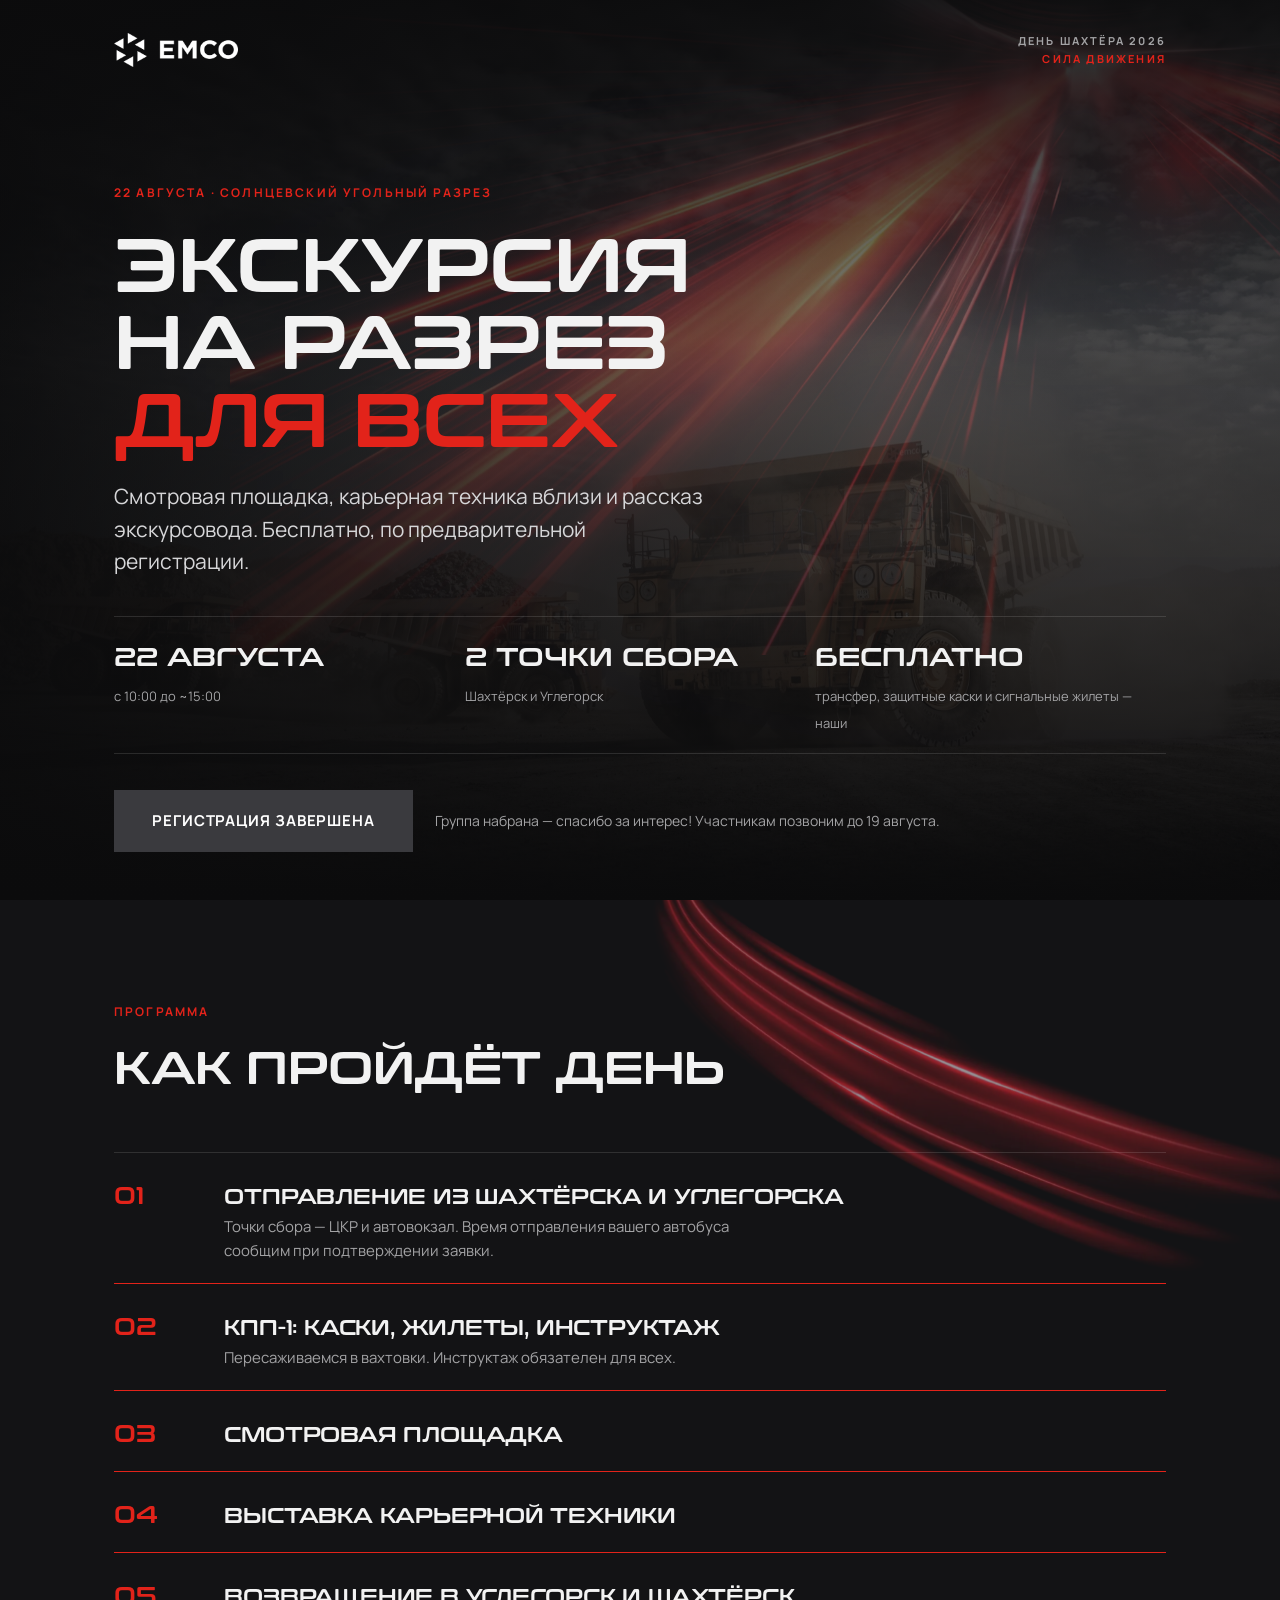
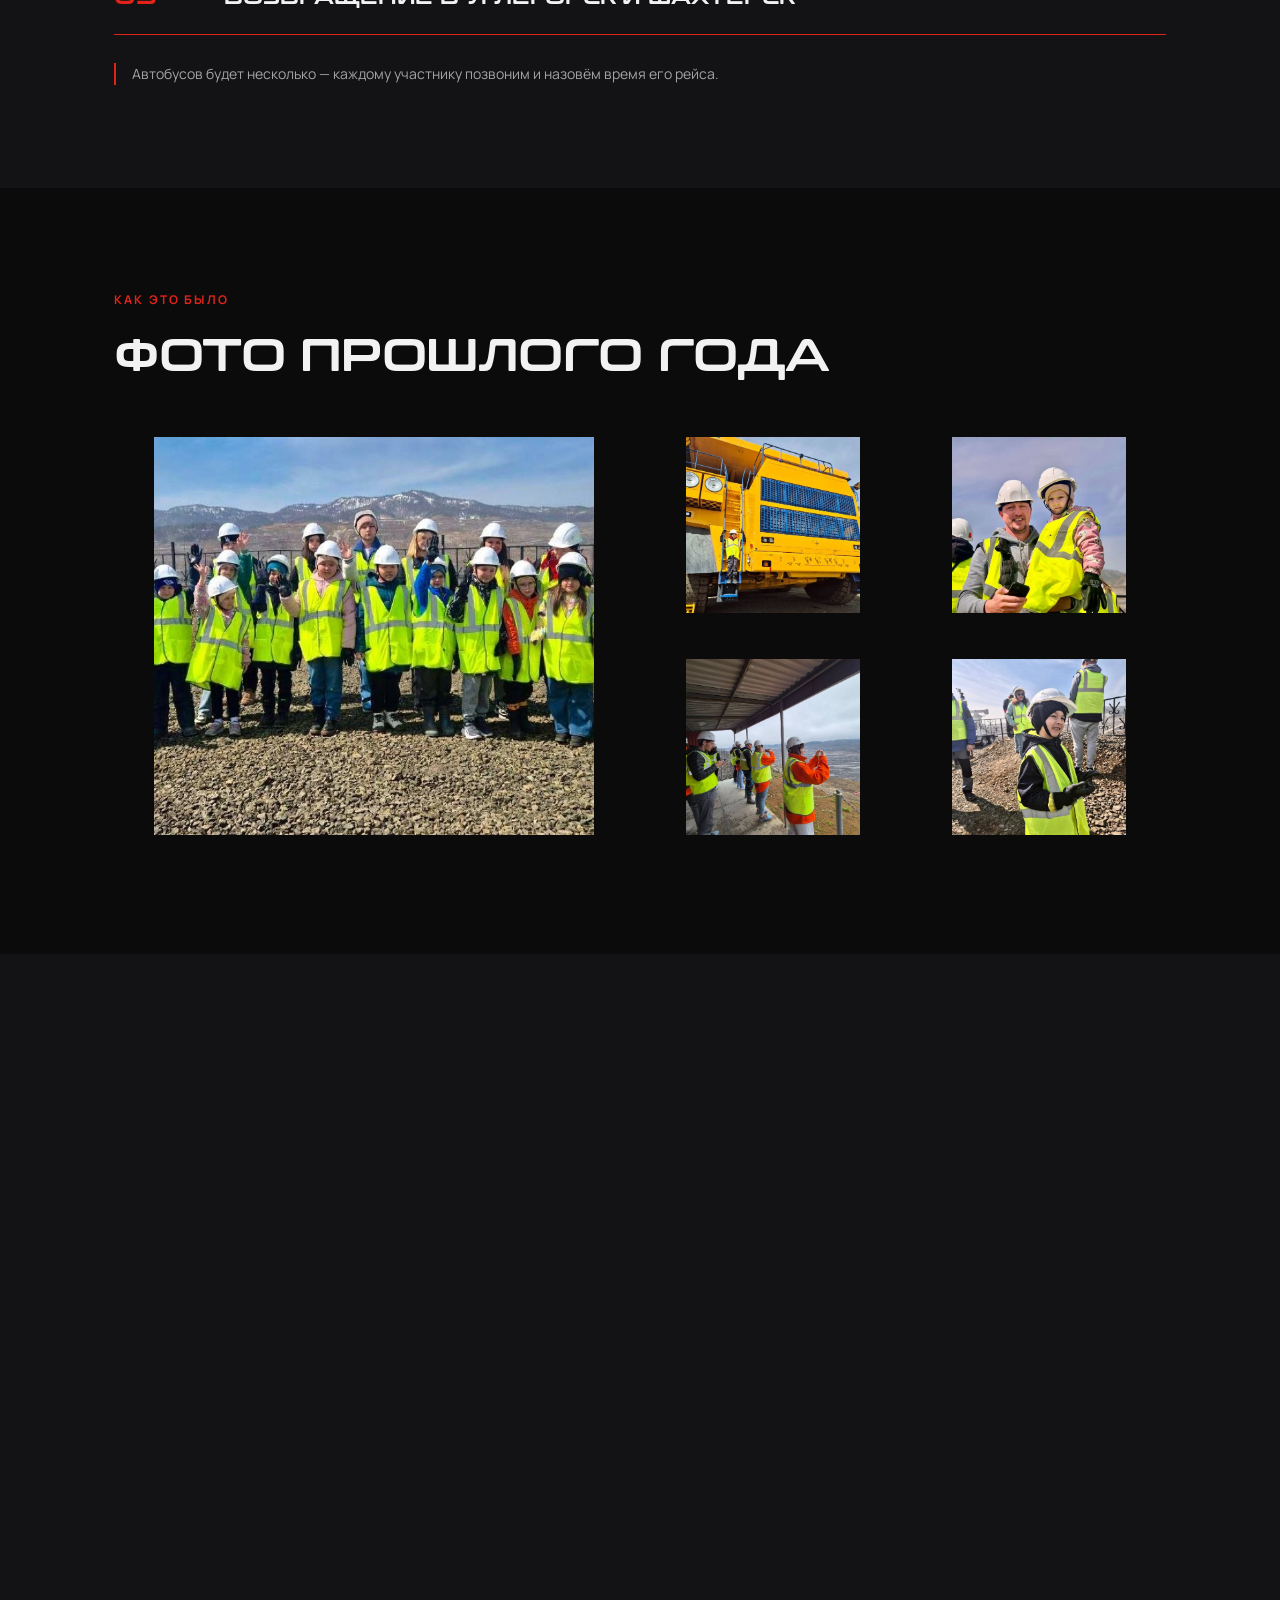
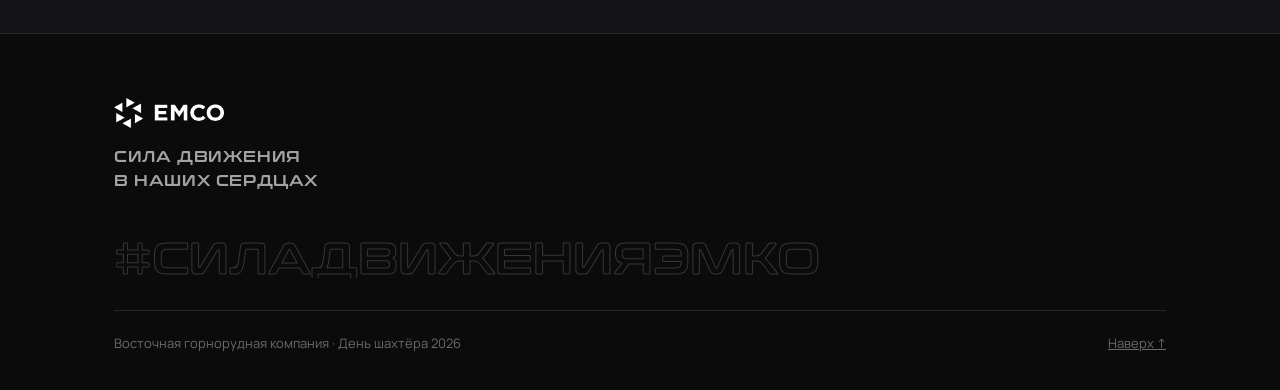
<file: index.html>
<!DOCTYPE html>
<html lang="ru">
<head>
<meta charset="utf-8">
<meta name="viewport" content="width=device-width, initial-scale=1">
<title>Экскурсия на Солнцевский угольный разрез · День шахтёра 2026</title>
<meta name="description" content="22 августа 2026 — экскурсия на Солнцевский угольный разрез. Смотровая площадка, карьерная техника, трансфер из Шахтёрска и Углегорска. Бесплатно, по регистрации.">
<meta property="og:title" content="Экскурсия на Солнцевский угольный разрез · 22 августа">
<meta property="og:description" content="Смотровая площадка, карьерная техника вблизи, трансфер из Шахтёрска и Углегорска. Бесплатно, по регистрации до 14 августа.">
<meta property="og:type" content="website">
<meta property="og:url" content="https://mepahub-spec.github.io/den-shahtera-2026/">
<meta property="og:image" content="https://mepahub-spec.github.io/den-shahtera-2026/img/og.jpg">
<meta property="og:image:width" content="1200">
<meta property="og:image:height" content="630">
<meta name="twitter:card" content="summary_large_image">
<meta name="twitter:image" content="https://mepahub-spec.github.io/den-shahtera-2026/img/og.jpg">
<link rel="stylesheet" href="styles.css">
</head>
<body>

<!-- ============================================================
     БЛОК 1 · ОБЛОЖКА
     ============================================================ -->
<section class="hero" id="hero">
  <div class="hero__bg">
    <img class="hero__photo" src="img/hero.jpg" alt="Карьерные самосвалы на Солнцевском угольном разрезе">
    <img class="hero__rays" src="img/rays.webp" alt="" aria-hidden="true">
    <div class="hero__veil"></div>
  </div>

  <div class="wrap hero__top">
    <img class="hero__logo" src="img/emco-white.png" alt="EMCO">
    <div class="hero__tag">День шахтёра 2026<br><span>Сила движения</span></div>
  </div>

  <div class="wrap hero__body">
    <p class="eyebrow">22 августа · Солнцевский угольный разрез</p>

    <h1 class="h1 hero__title">Экскурсия<br>на разрез<em>для всех</em></h1>

    <p class="lead hero__lead">
      Смотровая площадка, карьерная техника вблизи и рассказ экскурсовода.
      Бесплатно, по предварительной регистрации.
    </p>

    <ul class="hero__facts">
      <li><b>22 августа</b><span>с 10:00 до ~15:00</span></li>
      <li><b>2 точки сбора</b><span>Шахтёрск и Углегорск</span></li>
      <li><b>Бесплатно</b><span>трансфер, защитные каски и сигнальные жилеты — наши</span></li>
    </ul>

    <div class="hero__cta">
      <span class="btn" style="background:#3A3A3E;cursor:default">Регистрация завершена</span>
      <p class="hero__deadline">Группа набрана — спасибо за интерес! Участникам позвоним до 19 августа.</p>
    </div>
  </div>
</section>


<!-- ============================================================
     БЛОК 2 · ПРОГРАММА ДНЯ
     ============================================================ -->
<section class="program" id="program">
  <img class="program__arc" src="img/arc.webp" alt="" aria-hidden="true">
  <div class="wrap">
    <div class="program__head reveal">
      <p class="eyebrow">Программа</p>
      <h2 class="h2">Как пройдёт день</h2>
    </div>

    <ol class="timeline">
      <li class="reveal">
        <div class="tl__time">01</div>
        <div>
          <h3 class="h3 tl__title">Отправление из Шахтёрска и Углегорска</h3>
          <p class="tl__text">Точки сбора — ЦКР и автовокзал. Время отправления вашего автобуса сообщим при подтверждении заявки.</p>
        </div>
      </li>
      <li class="reveal">
        <div class="tl__time">02</div>
        <div>
          <h3 class="h3 tl__title">КПП-1: каски, жилеты, инструктаж</h3>
          <p class="tl__text">Пересаживаемся в вахтовки. Инструктаж обязателен для всех.</p>
        </div>
      </li>
      <li class="reveal">
        <div class="tl__time">03</div>
        <div><h3 class="h3 tl__title">Смотровая площадка</h3></div>
      </li>
      <li class="reveal">
        <div class="tl__time">04</div>
        <div><h3 class="h3 tl__title">Выставка карьерной техники</h3></div>
      </li>
      <li class="reveal">
        <div class="tl__time">05</div>
        <div><h3 class="h3 tl__title">Возвращение в Углегорск и Шахтёрск</h3></div>
      </li>
    </ol>

    <p class="program__note">
      Автобусов будет несколько — каждому участнику позвоним и назовём время его рейса.
    </p>
  </div>
</section>


<!-- ============================================================
     БЛОК 3 · ФОТОГАЛЕРЕЯ
     ============================================================ -->
<section class="gallery" id="gallery">
  <div class="wrap">
    <div class="gallery__head reveal">
      <div>
        <p class="eyebrow">Как это было</p>
        <h2 class="h2">Фото прошлого года</h2>
      </div>
    </div>

    <div class="gallery__grid reveal">
      <figure class="shot shot--wide shot--tall">
        <img src="img/tour4.jpg" alt="Группа участников экскурсии на смотровой площадке" loading="lazy">
      </figure>
      <figure class="shot">
        <img src="img/tour2.jpg" alt="Карьерный самосвал вблизи" loading="lazy">
      </figure>
      <figure class="shot">
        <img src="img/tour1.jpg" alt="Участники экскурсии в касках и жилетах" loading="lazy">
      </figure>
      <figure class="shot">
        <img src="img/tour6.jpg" alt="Вид на разрез со смотровой площадки" loading="lazy">
      </figure>
      <figure class="shot">
        <img src="img/tour3.jpg" alt="Юный участник экскурсии" loading="lazy">
      </figure>
    </div>
  </div>
</section>


<!-- ============================================================
     БЛОК 4 · РЕГИСТРАЦИЯ
     Форма на странице; ответы уходят в Google Форму
     (идентификаторы entry.* привязаны к её полям).
     ============================================================ -->
<section class="signup" id="form">
  <div class="wrap">
    <div class="signup__grid">
      <div class="signup__intro reveal">
        <p class="eyebrow eyebrow--muted">Регистрация</p>
        <h2 class="h2">Спасибо за интерес!</h2>
        <p class="signup__lead">Места разобрали за несколько дней. Экскурсии на производство ВГК проводит регулярно — следите за анонсами новых наборов.</p>

        <ul class="notes">
          <li>Каску и жилет выдадим на месте.</li>
          <li>Обувь закрытая, одежда по погоде.</li>
          <li>Дети от 7 лет — только со взрослыми.</li>
          <li>Без подтверждения от организаторов место не считается забронированным.</li>
        </ul>
      </div>

      <div class="form reveal">
        <div class="form__done" style="display:block">
          <h3 class="h3">Регистрация завершена</h3>
          <p>Набрано максимальное количество участников. Все, кто успел подать заявку, получат звонок от организаторов не позднее чем за три дня до экскурсии.</p>
        </div>
      </div>
    </div>
  </div>
</section>


<!-- ============================================================
     БЛОК 5 · ФУТЕР
     ============================================================ -->
<footer class="footer">
  <div class="wrap">
    <div class="footer__grid">
      <div>
        <img class="footer__logo" src="img/emco-white.png" alt="EMCO">
        <div class="footer__slogan">Сила движения<br>в наших сердцах</div>
      </div>
    </div>

    <div class="footer__hash">#силадвиженияэмко</div>

    <div class="footer__legal">
      <span>Восточная горнорудная компания · День шахтёра 2026</span>
      <a href="#hero">Наверх ↑</a>
    </div>
  </div>
</footer>

<script>
/* Появление блоков при скролле */
(function () {
  var items = document.querySelectorAll('.reveal, .timeline li');
  if (!('IntersectionObserver' in window)) {
    items.forEach(function (el) { el.classList.add('is-in'); });
    return;
  }
  var io = new IntersectionObserver(function (entries) {
    entries.forEach(function (e) {
      if (e.isIntersecting) { e.target.classList.add('is-in'); io.unobserve(e.target); }
    });
  }, { threshold: 0.15, rootMargin: '0px 0px -60px 0px' });
  items.forEach(function (el) { io.observe(el); });
})();

/* Маска телефона */
(function () {
  var input = document.getElementById('f-phone');
  if (!input) return;
  input.addEventListener('input', function () {
    var d = input.value.replace(/\D/g, '');
    if (d[0] === '8') d = '7' + d.slice(1);
    if (d[0] !== '7') d = '7' + d;
    d = d.slice(0, 11);
    var out = '+7';
    if (d.length > 1) out += ' (' + d.slice(1, 4);
    if (d.length >= 5) out += ') ' + d.slice(4, 7);
    if (d.length >= 8) out += '-' + d.slice(7, 9);
    if (d.length >= 10) out += '-' + d.slice(9, 11);
    input.value = out;
  });
})();

/* Отправка в Google Форму */
(function () {
  var FORM_URL = 'https://docs.google.com/forms/d/e/1FAIpQLSc6e-o9f6hhncDjBz7xTAcuXvLlw13xvuxNiCKjzCxCUWMzfA/formResponse';
  var form = document.getElementById('signupForm');
  if (!form) return;
  form.addEventListener('submit', function (e) {
    e.preventDefault();
    if (!form.checkValidity()) { form.reportValidity(); return; }
    var btn = document.getElementById('f-submit');
    btn.disabled = true;
    fetch(FORM_URL, { method: 'POST', mode: 'no-cors', body: new FormData(form) })
      .then(function () {
        form.classList.add('is-sent');
        form.scrollIntoView({ behavior: 'smooth', block: 'center' });
      })
      .catch(function () {
        btn.disabled = false;
        alert('Не получилось отправить заявку. Проверьте интернет и попробуйте ещё раз.');
      });
  });
})();
</script>

</body>
</html>
</file>
<file: styles.css>
/* ============================================================
   ЭКСКУРСИЯ НА СОЛНЦЕВСКИЙ УГОЛЬНЫЙ РАЗРЕЗ · ДЕНЬ ШАХТЁРА 2026
   Фирменный стиль EMCO + айдентика «Сила движения»

   ПЕРЕНОС В TILDA:
   весь этот файл целиком вставить в
   Настройки сайта → Ещё → HTML-код для вставки внутрь HEAD,
   обернув в теги <style> ... </style>.
   Шрифты предварительно загрузить в Настройки сайта → Шрифты,
   либо оставить пути ./fonts/ и залить папку через FTP.
   ============================================================ */

/* ---------- ШРИФТЫ ---------- */
@font-face {
  font-family: 'Conthrax';
  src: url('fonts/Conthrax-SemiBold.woff2') format('woff2');
  font-weight: 600;
  font-display: swap;
}
@font-face {
  font-family: 'Manrope';
  src: url('fonts/Manrope-Regular.woff2') format('woff2');
  font-weight: 400;
  font-display: swap;
}
@font-face {
  font-family: 'Manrope';
  src: url('fonts/Manrope-SemiBold.woff2') format('woff2');
  font-weight: 600;
  font-display: swap;
}
@font-face {
  font-family: 'Manrope';
  src: url('fonts/Manrope-Bold.woff2') format('woff2');
  font-weight: 700;
  font-display: swap;
}

/* ---------- ПЕРЕМЕННЫЕ ---------- */
:root {
  --red: #E2231A;
  --red-dim: #B01A13;
  --black: #0B0B0C;
  --black-2: #131315;
  --black-3: #1D1D1B;
  --line: rgba(255, 255, 255, .12);
  --text: #F2F2F2;
  --text-dim: #A3A3A5;
  --light: #F4F4F5;
  --light-2: #E4E4E6;

  --font-display: 'Conthrax', 'Arial Black', Impact, sans-serif;
  --font-body: 'Manrope', Arial, Helvetica, sans-serif;

  --maxw: 1180px;
  --pad: clamp(20px, 5vw, 64px);
}

/* ---------- БАЗА ---------- */
* { box-sizing: border-box; }

html { scroll-behavior: smooth; }

body {
  margin: 0;
  background: var(--black);
  color: var(--text);
  font-family: var(--font-body);
  font-size: 17px;
  line-height: 1.6;
  -webkit-font-smoothing: antialiased;
  overflow-x: hidden;
}

img { max-width: 100%; display: block; }

.wrap {
  max-width: var(--maxw);
  margin: 0 auto;
  padding-left: var(--pad);
  padding-right: var(--pad);
}

section { position: relative; }

/* Заголовки */
.h1, .h2, .h3 {
  font-family: var(--font-display);
  font-weight: 600;
  text-transform: uppercase;
  line-height: 1.02;
  letter-spacing: -.01em;
  margin: 0;
}
.h1 { font-size: clamp(34px, 6.2vw, 76px); }
.h2 { font-size: clamp(26px, 3.8vw, 46px); }
.h3 { font-size: clamp(17px, 1.6vw, 21px); line-height: 1.2; }

.eyebrow {
  font-family: var(--font-body);
  font-weight: 700;
  font-size: 12px;
  letter-spacing: .18em;
  text-transform: uppercase;
  color: var(--red);
  margin: 0 0 20px;
}
.eyebrow--muted { color: var(--text-dim); }

.lead {
  font-size: clamp(17px, 1.9vw, 21px);
  line-height: 1.55;
  color: var(--text-dim);
  max-width: 62ch;
}

.accent { color: var(--red); }

/* Кнопка */
.btn {
  display: inline-flex;
  align-items: center;
  gap: 12px;
  padding: 19px 38px;
  background: var(--red);
  color: #fff;
  font-family: var(--font-body);
  font-weight: 700;
  font-size: 15px;
  letter-spacing: .06em;
  text-transform: uppercase;
  text-decoration: none;
  border: 0;
  cursor: pointer;
  transition: background .2s ease, transform .2s ease;
}
.btn:hover { background: #F5372E; transform: translateY(-2px); }
.btn:active { transform: translateY(0); }
.btn__arrow { transition: transform .2s ease; }
.btn:hover .btn__arrow { transform: translateX(4px); }
.btn--wide { width: 100%; justify-content: center; }

/* Появление при скролле */
.reveal {
  opacity: 0;
  transform: translateY(24px);
  transition: opacity .7s ease, transform .7s ease;
}
.reveal.is-in { opacity: 1; transform: none; }

/* ============================================================
   БЛОК 1 · ОБЛОЖКА
   ============================================================ */
.hero {
  min-height: 100svh;
  display: flex;
  flex-direction: column;
  justify-content: space-between;
  padding: 32px 0 48px;
  overflow: hidden;
}
.hero__bg {
  position: absolute;
  inset: 0;
  z-index: 0;
}
.hero__photo {
  position: absolute;
  inset: 0;
  width: 100%;
  height: 100%;
  object-fit: cover;
  opacity: .5;
  filter: grayscale(.35) contrast(1.05);
}
.hero__rays {
  position: absolute;
  right: -18%;
  top: -22%;
  width: 105%;
  mix-blend-mode: screen;
  opacity: .82;
  pointer-events: none;
}
.hero__veil {
  position: absolute;
  inset: 0;
  background:
    linear-gradient(180deg, rgba(11,11,12,.92) 0%, rgba(11,11,12,.35) 38%, rgba(11,11,12,.75) 76%, var(--black) 100%),
    linear-gradient(90deg, rgba(11,11,12,.9) 0%, rgba(11,11,12,.1) 68%);
}

.hero__top, .hero__body {
  position: relative;
  z-index: 2;
  width: 100%;
}
.hero__top {
  display: flex;
  align-items: center;
  justify-content: space-between;
  gap: 20px;
}
.hero__logo { height: 34px; width: auto; }
.hero__tag {
  font-size: 11px;
  font-weight: 700;
  letter-spacing: .2em;
  text-transform: uppercase;
  color: var(--text-dim);
  text-align: right;
}
.hero__tag span { color: var(--red); }

.hero__body { padding-top: 60px; }
.hero__title { margin-bottom: 26px; max-width: 16ch; }
.hero__title em {
  font-style: normal;
  display: block;
  color: var(--red);
}
.hero__lead { margin: 0 0 38px; max-width: 46ch; color: #D6D6D8; }

.hero__facts {
  display: flex;
  flex-wrap: wrap;
  gap: 0;
  margin: 0 0 36px;
  padding: 0;
  list-style: none;
  border-top: 1px solid var(--line);
}
.hero__facts li {
  flex: 1 1 180px;
  padding: 18px 22px 18px 0;
  border-bottom: 1px solid var(--line);
}
.hero__facts b {
  display: block;
  font-family: var(--font-display);
  font-size: clamp(19px, 2.2vw, 26px);
  text-transform: uppercase;
  margin-bottom: 4px;
}
.hero__facts span {
  font-size: 13px;
  color: var(--text-dim);
}

.hero__cta {
  display: flex;
  align-items: center;
  flex-wrap: wrap;
  gap: 22px;
}
.hero__deadline {
  font-size: 14px;
  color: var(--text-dim);
}
.hero__deadline b { color: var(--text); font-weight: 600; }

/* ============================================================
   БЛОК 2 · ПРОГРАММА ДНЯ
   ============================================================ */
.program {
  padding: clamp(64px, 8vw, 110px) 0;
  background: var(--black-2);
  overflow: hidden;
}
.program__arc {
  position: absolute;
  right: -10%;
  top: -10%;
  width: 62%;
  mix-blend-mode: screen;
  opacity: .55;
  pointer-events: none;
}
.program .wrap { position: relative; z-index: 2; }
.program__head { margin-bottom: clamp(40px, 5vw, 64px); max-width: 62ch; }

.timeline {
  list-style: none;
  margin: 0;
  padding: 0;
  border-top: 1px solid var(--line);
}
.timeline li {
  display: grid;
  grid-template-columns: 72px 1fr;
  gap: clamp(16px, 3vw, 40px);
  align-items: baseline;
  padding: 20px 0;
  border-bottom: 1px solid var(--line);
  position: relative;
}
.timeline li::before {
  content: '';
  position: absolute;
  left: 0;
  bottom: -1px;
  width: 0;
  height: 1px;
  background: var(--red);
  transition: width .6s ease;
}
.timeline li.is-in::before { width: 100%; }
.tl__time {
  font-family: var(--font-display);
  font-size: clamp(18px, 2vw, 24px);
  color: var(--red);
  padding-top: 2px;
}
.tl__title { margin: 0; }
.tl__text {
  margin: 6px 0 0;
  font-size: 15px;
  color: var(--text-dim);
  max-width: 60ch;
}
.program__note {
  margin: 28px 0 0;
  font-size: 14px;
  color: var(--text-dim);
  padding-left: 16px;
  border-left: 2px solid var(--red);
}

/* ============================================================
   БЛОК 3 · ФОТОГАЛЕРЕЯ
   ============================================================ */
.gallery {
  padding: clamp(64px, 8vw, 110px) 0;
  background: var(--black);
}
.gallery__head { margin-bottom: clamp(28px, 3.5vw, 44px); }
.gallery__grid {
  display: grid;
  grid-template-columns: repeat(4, 1fr);
  grid-auto-rows: 210px;
  gap: 12px;
}
.shot {
  overflow: hidden;
  position: relative;
  background: var(--black-2);
}
.shot img {
  width: 100%;
  height: 100%;
  object-fit: cover;
  transition: transform .6s ease;
}
.shot:hover img { transform: scale(1.05); }
.shot--wide { grid-column: span 2; }
.shot--tall { grid-row: span 2; }

/* ============================================================
   БЛОК 4 · РЕГИСТРАЦИЯ (нативная форма -> Google Forms)
   ============================================================ */
.signup {
  padding: clamp(64px, 8vw, 110px) 0;
  background: var(--black-2);
}
.signup__grid {
  display: grid;
  grid-template-columns: .8fr 1.2fr;
  gap: clamp(32px, 5vw, 64px);
  align-items: start;
}
.signup .h2 { margin-bottom: 16px; }
.signup__lead {
  font-size: 16px;
  color: var(--text-dim);
  margin: 0;
  max-width: 38ch;
}

/* Памятка */
.notes {
  list-style: none;
  margin: 30px 0 0;
  padding: 0;
  border-top: 1px solid var(--line);
}
.notes li {
  display: grid;
  grid-template-columns: 16px 1fr;
  gap: 12px;
  align-items: start;
  padding: 13px 0;
  border-bottom: 1px solid var(--line);
  font-size: 15px;
  line-height: 1.45;
  color: var(--text-dim);
}
.notes li::before {
  content: '';
  width: 9px;
  height: 9px;
  margin-top: 7px;
  background: var(--red);
  clip-path: polygon(50% 0, 100% 100%, 0 100%);
}

/* Форма */
.form {
  background: #fff;
  color: var(--black-3);
  padding: clamp(24px, 3.4vw, 42px);
}
.form__row {
  display: grid;
  grid-template-columns: 1fr 1fr;
  gap: 18px;
}
.field { margin-bottom: 18px; }
.field label {
  display: block;
  font-size: 13px;
  font-weight: 600;
  letter-spacing: .04em;
  text-transform: uppercase;
  color: #6E6E74;
  margin-bottom: 8px;
}
.field label .req { color: var(--red); }
.field input[type="text"],
.field input[type="tel"],
.field select {
  width: 100%;
  padding: 14px 16px;
  font-family: var(--font-body);
  font-size: 16px;
  color: var(--black-3);
  background: var(--light);
  border: 1px solid transparent;
  border-radius: 0;
  outline: none;
  transition: border-color .2s ease, background .2s ease;
  -webkit-appearance: none;
  appearance: none;
}
.field select {
  background-image: url("data:image/svg+xml;charset=utf-8,%3Csvg xmlns='http://www.w3.org/2000/svg' width='12' height='8'%3E%3Cpath d='M1 1l5 5 5-5' stroke='%236E6E74' stroke-width='1.6' fill='none'/%3E%3C/svg%3E");
  background-repeat: no-repeat;
  background-position: right 16px center;
  padding-right: 42px;
}
.field input:focus,
.field select:focus {
  border-color: var(--red);
  background: #fff;
}

.consent {
  display: grid;
  grid-template-columns: 22px 1fr;
  gap: 12px;
  align-items: start;
  margin: 6px 0 24px;
  font-size: 13px;
  line-height: 1.45;
  color: #6E6E74;
}
.consent input {
  width: 22px;
  height: 22px;
  margin: 0;
  accent-color: var(--red);
}

.form__note {
  margin: 16px 0 0;
  font-size: 13px;
  color: #8A8A90;
  text-align: center;
}

.form__done {
  display: none;
  text-align: center;
  padding: 40px 10px;
}
.form__done .h3 { margin-bottom: 12px; color: var(--black-3); }
.form__done p { color: #55555A; font-size: 15px; margin: 0 auto; max-width: 34ch; }
.form.is-sent .form__body { display: none; }
.form.is-sent .form__done { display: block; }
.btn[disabled] { opacity: .6; pointer-events: none; }

/* ============================================================
   БЛОК 5 · ФУТЕР
   ============================================================ */
.footer {
  background: var(--black);
  padding: clamp(44px, 5vw, 68px) 0 36px;
  border-top: 1px solid var(--line);
}
.footer__grid {
  display: flex;
  justify-content: space-between;
  align-items: flex-start;
  gap: 32px;
  flex-wrap: wrap;
  margin-bottom: 42px;
}
.footer__logo { height: 30px; width: auto; margin-bottom: 16px; }
.footer__slogan {
  font-family: var(--font-display);
  font-size: 15px;
  text-transform: uppercase;
  color: var(--text-dim);
  letter-spacing: .04em;
}
.footer__hash {
  font-family: var(--font-display);
  font-size: clamp(20px, 3.6vw, 44px);
  text-transform: uppercase;
  color: transparent;
  -webkit-text-stroke: 1px rgba(255,255,255,.18);
  line-height: 1;
  margin: 0 0 32px;
  white-space: nowrap;
  overflow: hidden;
}
.footer__legal {
  display: flex;
  justify-content: space-between;
  gap: 20px;
  flex-wrap: wrap;
  padding-top: 22px;
  border-top: 1px solid var(--line);
  font-size: 13px;
  color: #6A6A6E;
}
.footer__legal a { color: #6A6A6E; }

/* ============================================================
   АДАПТИВ
   ============================================================ */
@media (max-width: 1000px) {
  .gallery__grid { grid-template-columns: repeat(2, 1fr); grid-auto-rows: 200px; }
  .signup__grid { grid-template-columns: 1fr; }
}

@media (max-width: 640px) {
  body { font-size: 16px; }
  .h1 { font-size: 32px; }
  .h2 { font-size: 24px; }
  .hero { min-height: auto; padding-bottom: 56px; }
  .hero__body { padding-top: 48px; }
  .hero__rays { right: -50%; width: 190%; top: -8%; }
  .hero__facts li { flex: 1 1 100%; padding-right: 0; }
  .hero__cta { flex-direction: column; align-items: stretch; }
  .hero__cta .btn { justify-content: center; }
  .hero__deadline { text-align: center; }
  .timeline li { grid-template-columns: 1fr; gap: 4px; }
  .gallery__grid { grid-template-columns: repeat(2, 1fr); grid-auto-rows: 150px; gap: 8px; }
  .shot--tall { grid-row: auto; }
  .form__row { grid-template-columns: 1fr; gap: 0; }
  .footer__hash { font-size: 18px; }
}

@media (prefers-reduced-motion: reduce) {
  .reveal { opacity: 1; transform: none; transition: none; }
  html { scroll-behavior: auto; }
  .timeline li::before { transition: none; }
}
</file>
